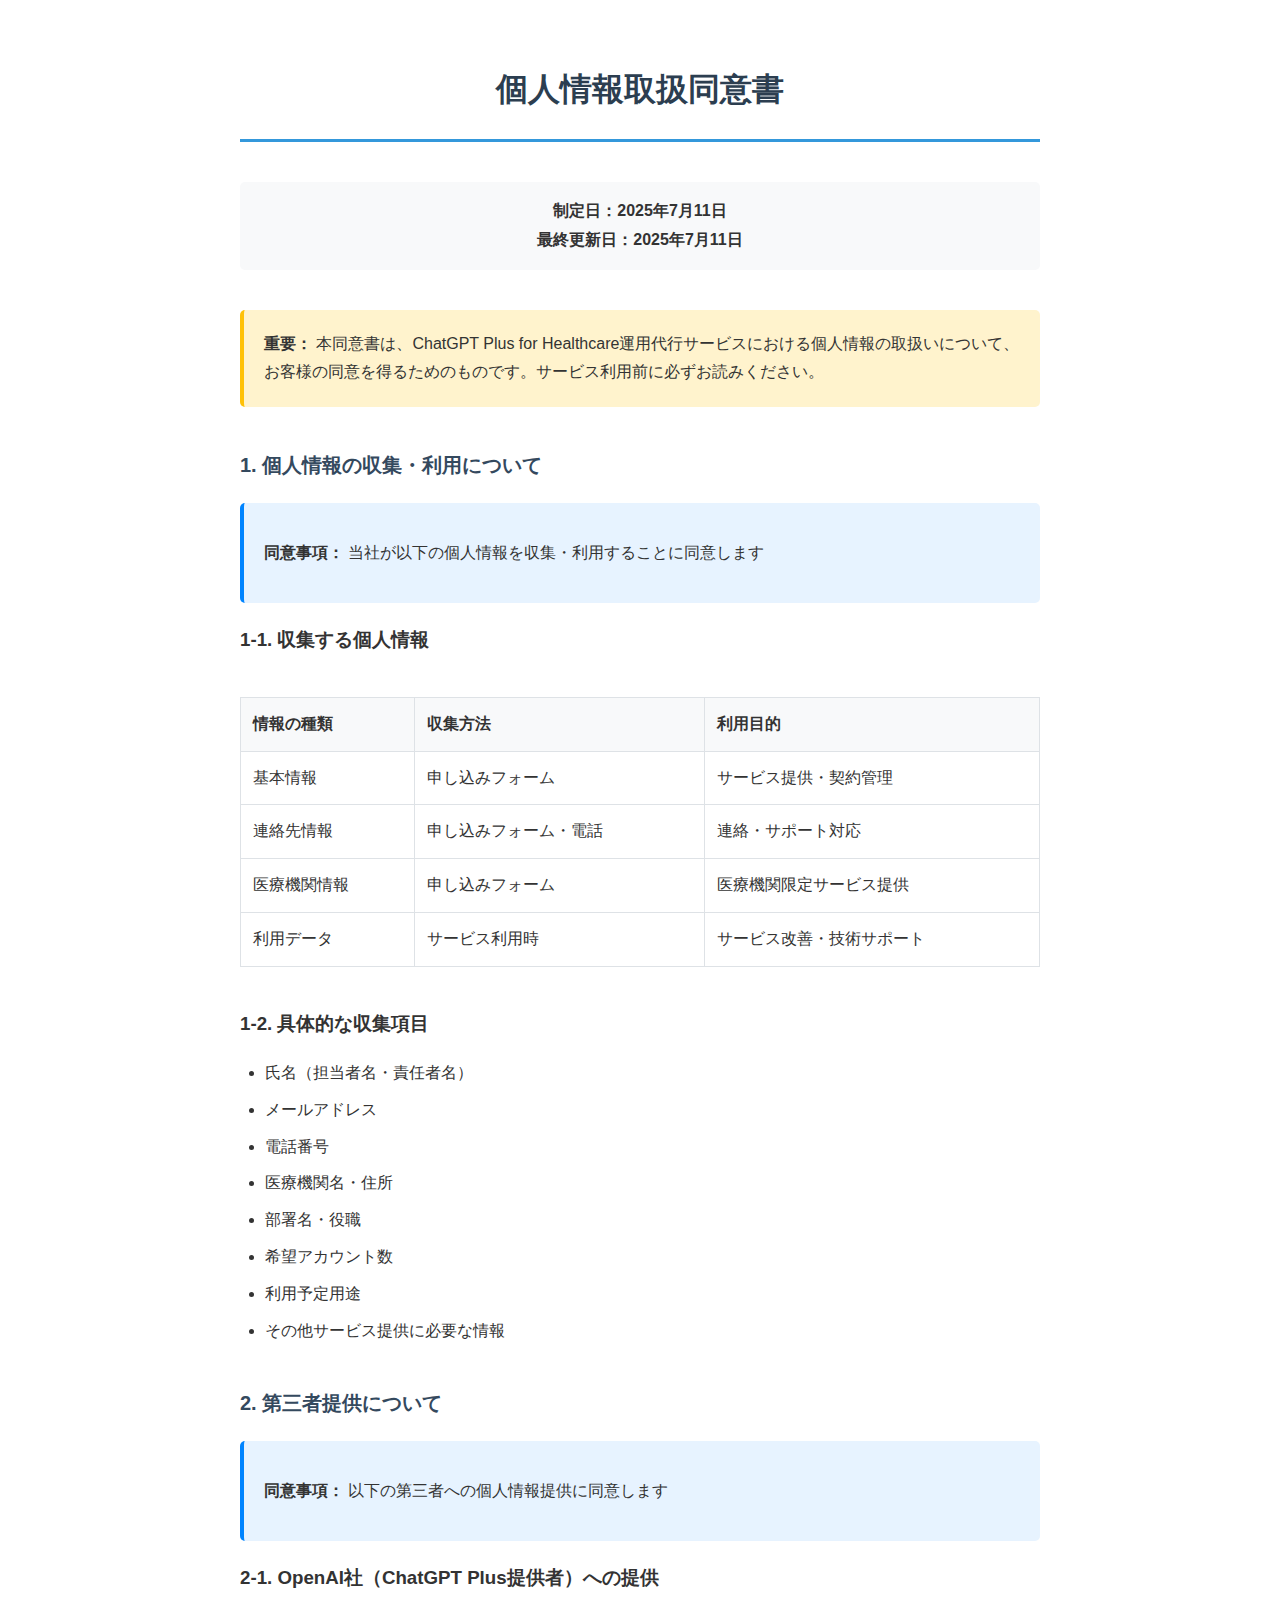
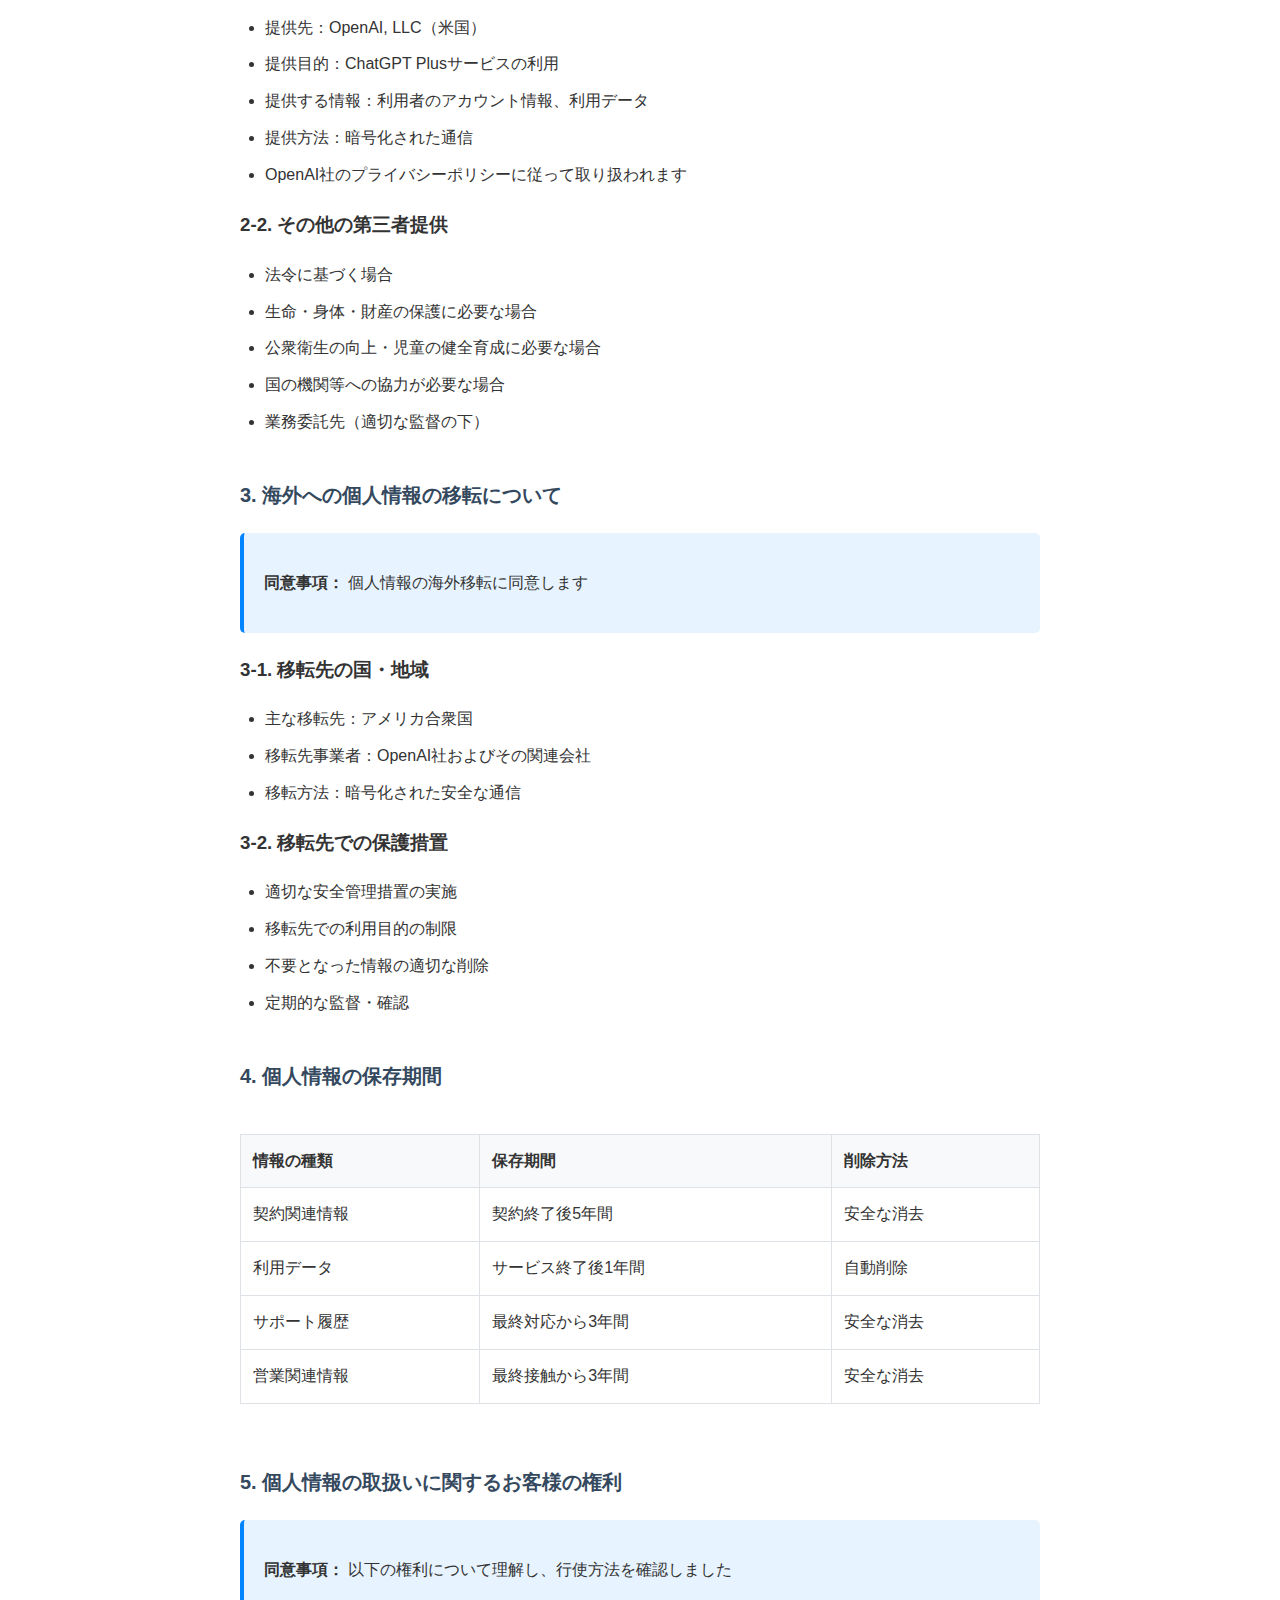
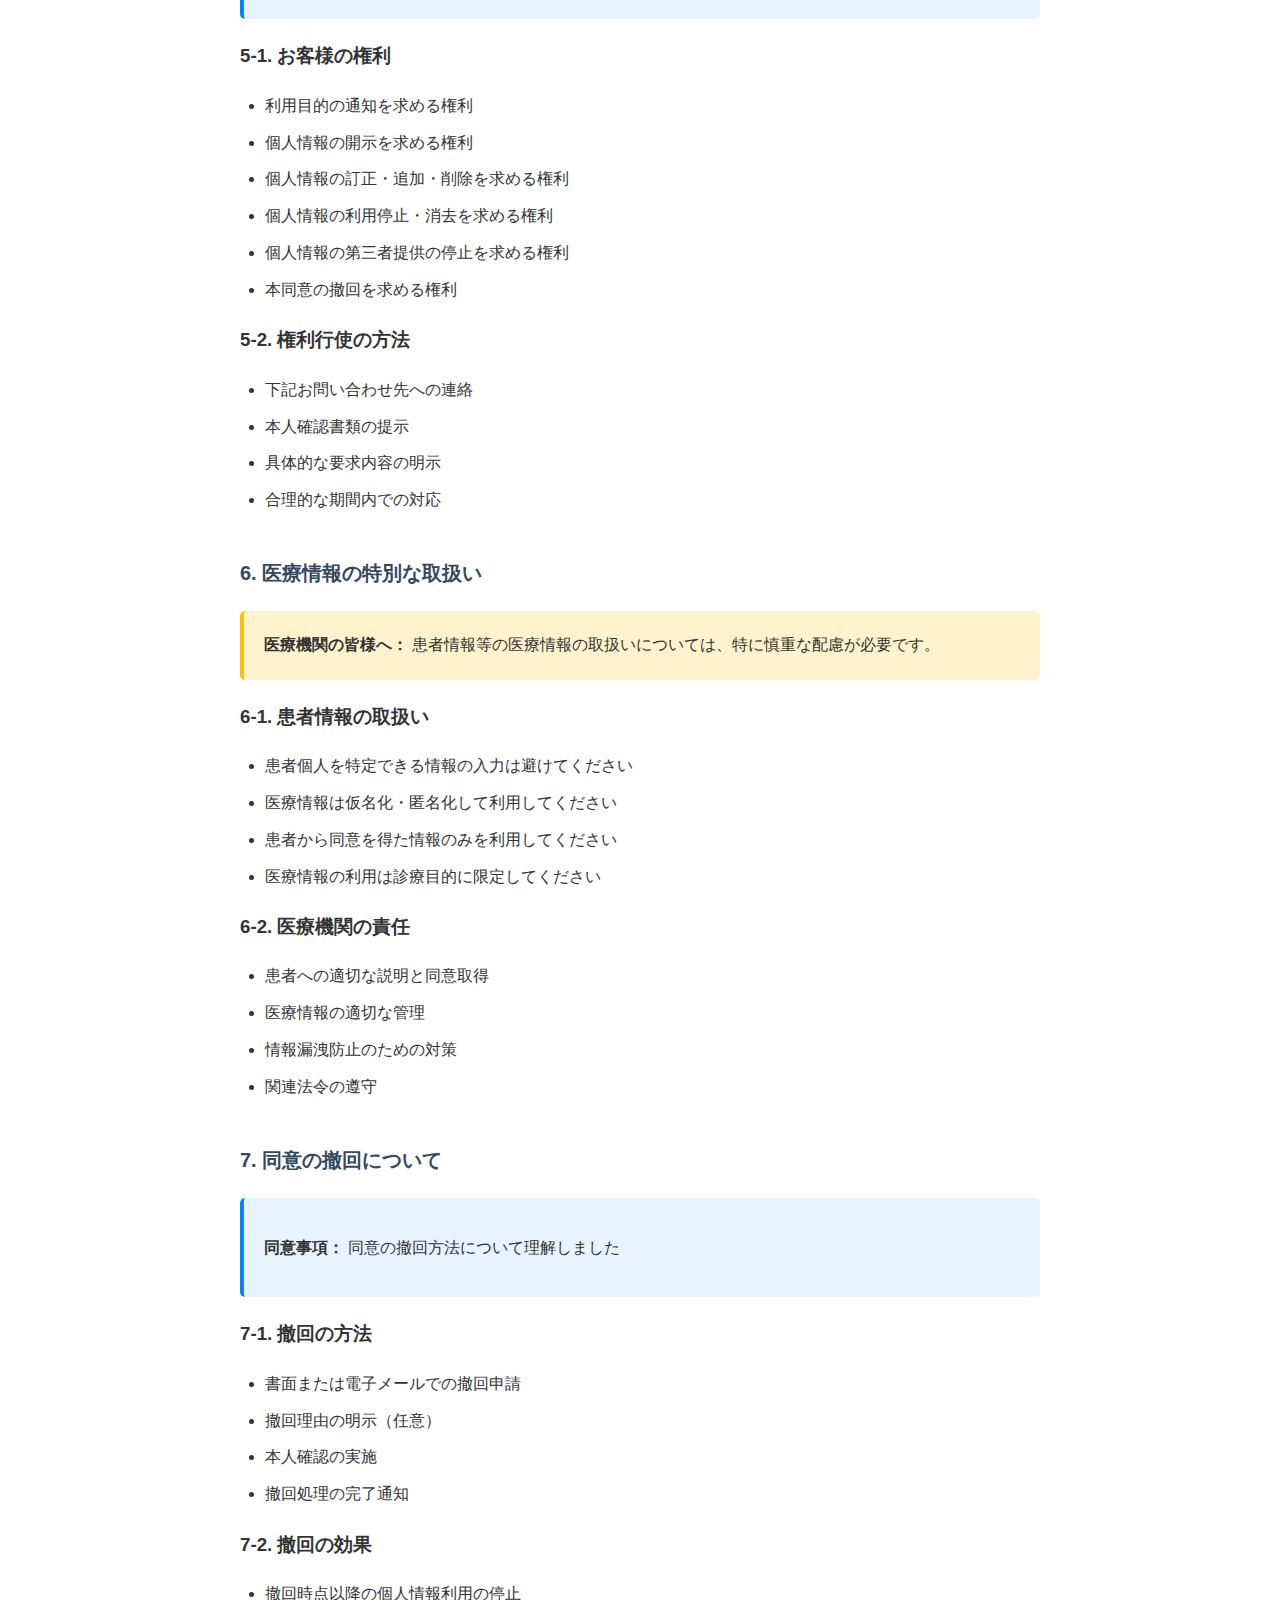
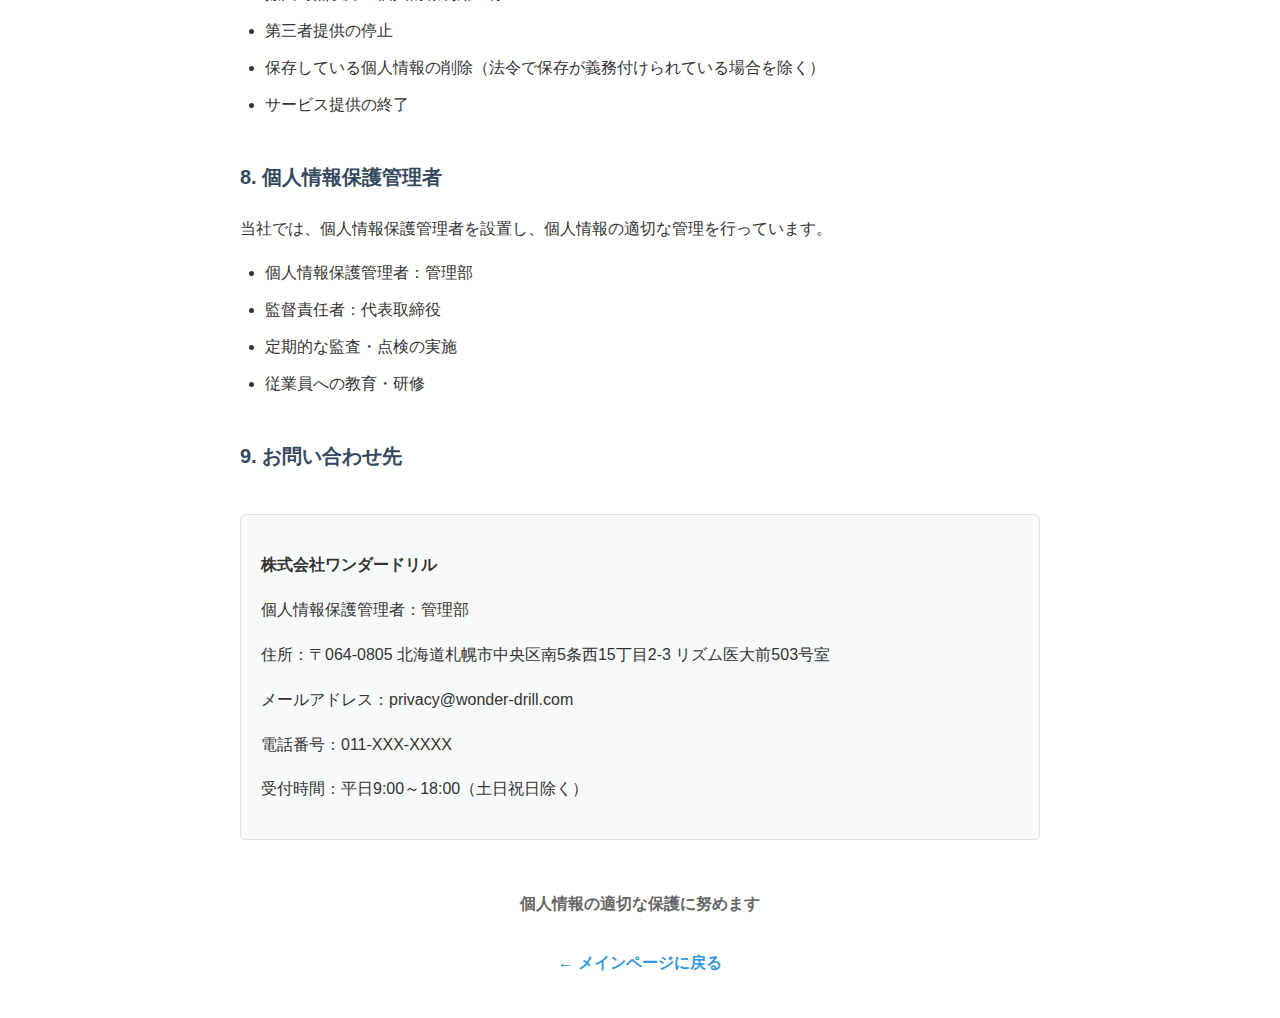
<file: data-consent.html>
<!DOCTYPE html>
<html lang="ja">
<head>
    <meta charset="UTF-8">
    <meta name="viewport" content="width=device-width, initial-scale=1.0">
    <title>個人情報取扱同意書</title>
    <style>
        body {
            font-family: Arial, sans-serif;
            line-height: 1.8;
            margin: 0;
            padding: 40px 20px;
            background-color: #ffffff;
            color: #333333;
        }
        .container {
            max-width: 800px;
            margin: 0 auto;
        }
        h1 {
            text-align: center;
            color: #2c3e50;
            margin-bottom: 40px;
            font-size: 32px;
            border-bottom: 3px solid #3498db;
            padding-bottom: 20px;
        }
        h2 {
            color: #34495e;
            margin-top: 40px;
            margin-bottom: 20px;
            font-size: 20px;
        }
        .date-info {
            text-align: center;
            background-color: #f8f9fa;
            padding: 15px;
            margin-bottom: 40px;
            border-radius: 5px;
            font-weight: bold;
        }
        .important-notice {
            background-color: #fff3cd;
            padding: 20px;
            margin: 20px 0;
            border-left: 4px solid #ffc107;
            border-radius: 5px;
        }
        .consent-section {
            background-color: #e7f3ff;
            padding: 20px;
            margin: 20px 0;
            border-left: 4px solid #0084ff;
            border-radius: 5px;
        }
        .contact-section {
            background-color: #f8f9fa;
            padding: 20px;
            margin-top: 40px;
            border-radius: 5px;
            border: 1px solid #dee2e6;
        }
        ul {
            padding-left: 25px;
            margin: 15px 0;
        }
        li {
            margin-bottom: 8px;
        }
        p {
            margin-bottom: 15px;
        }
        .end-note {
            text-align: center;
            margin-top: 50px;
            font-weight: bold;
            color: #666;
        }
        .back-link {
            text-align: center;
            margin-top: 30px;
        }
        .back-link a {
            color: #3498db;
            text-decoration: none;
            font-weight: bold;
        }
        .back-link a:hover {
            text-decoration: underline;
        }
        .table-container {
            overflow-x: auto;
            margin: 20px 0;
        }
        table {
            width: 100%;
            border-collapse: collapse;
            margin: 20px 0;
        }
        th, td {
            border: 1px solid #dee2e6;
            padding: 12px;
            text-align: left;
        }
        th {
            background-color: #f8f9fa;
            font-weight: bold;
        }
    </style>
</head>
<body>
    <div class="container">
        <h1>個人情報取扱同意書</h1>
        
        <div class="date-info">
            制定日：2025年7月11日<br>
            最終更新日：2025年7月11日
        </div>

        <div class="important-notice">
            <strong>重要：</strong> 本同意書は、ChatGPT Plus for Healthcare運用代行サービスにおける個人情報の取扱いについて、お客様の同意を得るためのものです。サービス利用前に必ずお読みください。
        </div>

        <h2>1. 個人情報の収集・利用について</h2>
        <div class="consent-section">
            <p><strong>同意事項：</strong> 当社が以下の個人情報を収集・利用することに同意します</p>
        </div>

        <h3>1-1. 収集する個人情報</h3>
        <div class="table-container">
            <table>
                <thead>
                    <tr>
                        <th>情報の種類</th>
                        <th>収集方法</th>
                        <th>利用目的</th>
                    </tr>
                </thead>
                <tbody>
                    <tr>
                        <td>基本情報</td>
                        <td>申し込みフォーム</td>
                        <td>サービス提供・契約管理</td>
                    </tr>
                    <tr>
                        <td>連絡先情報</td>
                        <td>申し込みフォーム・電話</td>
                        <td>連絡・サポート対応</td>
                    </tr>
                    <tr>
                        <td>医療機関情報</td>
                        <td>申し込みフォーム</td>
                        <td>医療機関限定サービス提供</td>
                    </tr>
                    <tr>
                        <td>利用データ</td>
                        <td>サービス利用時</td>
                        <td>サービス改善・技術サポート</td>
                    </tr>
                </tbody>
            </table>
        </div>

        <h3>1-2. 具体的な収集項目</h3>
        <ul>
            <li>氏名（担当者名・責任者名）</li>
            <li>メールアドレス</li>
            <li>電話番号</li>
            <li>医療機関名・住所</li>
            <li>部署名・役職</li>
            <li>希望アカウント数</li>
            <li>利用予定用途</li>
            <li>その他サービス提供に必要な情報</li>
        </ul>

        <h2>2. 第三者提供について</h2>
        <div class="consent-section">
            <p><strong>同意事項：</strong> 以下の第三者への個人情報提供に同意します</p>
        </div>

        <h3>2-1. OpenAI社（ChatGPT Plus提供者）への提供</h3>
        <ul>
            <li>提供先：OpenAI, LLC（米国）</li>
            <li>提供目的：ChatGPT Plusサービスの利用</li>
            <li>提供する情報：利用者のアカウント情報、利用データ</li>
            <li>提供方法：暗号化された通信</li>
            <li>OpenAI社のプライバシーポリシーに従って取り扱われます</li>
        </ul>

        <h3>2-2. その他の第三者提供</h3>
        <ul>
            <li>法令に基づく場合</li>
            <li>生命・身体・財産の保護に必要な場合</li>
            <li>公衆衛生の向上・児童の健全育成に必要な場合</li>
            <li>国の機関等への協力が必要な場合</li>
            <li>業務委託先（適切な監督の下）</li>
        </ul>

        <h2>3. 海外への個人情報の移転について</h2>
        <div class="consent-section">
            <p><strong>同意事項：</strong> 個人情報の海外移転に同意します</p>
        </div>

        <h3>3-1. 移転先の国・地域</h3>
        <ul>
            <li>主な移転先：アメリカ合衆国</li>
            <li>移転先事業者：OpenAI社およびその関連会社</li>
            <li>移転方法：暗号化された安全な通信</li>
        </ul>

        <h3>3-2. 移転先での保護措置</h3>
        <ul>
            <li>適切な安全管理措置の実施</li>
            <li>移転先での利用目的の制限</li>
            <li>不要となった情報の適切な削除</li>
            <li>定期的な監督・確認</li>
        </ul>

        <h2>4. 個人情報の保存期間</h2>
        <div class="table-container">
            <table>
                <thead>
                    <tr>
                        <th>情報の種類</th>
                        <th>保存期間</th>
                        <th>削除方法</th>
                    </tr>
                </thead>
                <tbody>
                    <tr>
                        <td>契約関連情報</td>
                        <td>契約終了後5年間</td>
                        <td>安全な消去</td>
                    </tr>
                    <tr>
                        <td>利用データ</td>
                        <td>サービス終了後1年間</td>
                        <td>自動削除</td>
                    </tr>
                    <tr>
                        <td>サポート履歴</td>
                        <td>最終対応から3年間</td>
                        <td>安全な消去</td>
                    </tr>
                    <tr>
                        <td>営業関連情報</td>
                        <td>最終接触から3年間</td>
                        <td>安全な消去</td>
                    </tr>
                </tbody>
            </table>
        </div>

        <h2>5. 個人情報の取扱いに関するお客様の権利</h2>
        <div class="consent-section">
            <p><strong>同意事項：</strong> 以下の権利について理解し、行使方法を確認しました</p>
        </div>

        <h3>5-1. お客様の権利</h3>
        <ul>
            <li>利用目的の通知を求める権利</li>
            <li>個人情報の開示を求める権利</li>
            <li>個人情報の訂正・追加・削除を求める権利</li>
            <li>個人情報の利用停止・消去を求める権利</li>
            <li>個人情報の第三者提供の停止を求める権利</li>
            <li>本同意の撤回を求める権利</li>
        </ul>

        <h3>5-2. 権利行使の方法</h3>
        <ul>
            <li>下記お問い合わせ先への連絡</li>
            <li>本人確認書類の提示</li>
            <li>具体的な要求内容の明示</li>
            <li>合理的な期間内での対応</li>
        </ul>

        <h2>6. 医療情報の特別な取扱い</h2>
        <div class="important-notice">
            <strong>医療機関の皆様へ：</strong> 患者情報等の医療情報の取扱いについては、特に慎重な配慮が必要です。
        </div>

        <h3>6-1. 患者情報の取扱い</h3>
        <ul>
            <li>患者個人を特定できる情報の入力は避けてください</li>
            <li>医療情報は仮名化・匿名化して利用してください</li>
            <li>患者から同意を得た情報のみを利用してください</li>
            <li>医療情報の利用は診療目的に限定してください</li>
        </ul>

        <h3>6-2. 医療機関の責任</h3>
        <ul>
            <li>患者への適切な説明と同意取得</li>
            <li>医療情報の適切な管理</li>
            <li>情報漏洩防止のための対策</li>
            <li>関連法令の遵守</li>
        </ul>

        <h2>7. 同意の撤回について</h2>
        <div class="consent-section">
            <p><strong>同意事項：</strong> 同意の撤回方法について理解しました</p>
        </div>

        <h3>7-1. 撤回の方法</h3>
        <ul>
            <li>書面または電子メールでの撤回申請</li>
            <li>撤回理由の明示（任意）</li>
            <li>本人確認の実施</li>
            <li>撤回処理の完了通知</li>
        </ul>

        <h3>7-2. 撤回の効果</h3>
        <ul>
            <li>撤回時点以降の個人情報利用の停止</li>
            <li>第三者提供の停止</li>
            <li>保存している個人情報の削除（法令で保存が義務付けられている場合を除く）</li>
            <li>サービス提供の終了</li>
        </ul>

        <h2>8. 個人情報保護管理者</h2>
        <p>当社では、個人情報保護管理者を設置し、個人情報の適切な管理を行っています。</p>
        <ul>
            <li>個人情報保護管理者：管理部</li>
            <li>監督責任者：代表取締役</li>
            <li>定期的な監査・点検の実施</li>
            <li>従業員への教育・研修</li>
        </ul>

        <h2>9. お問い合わせ先</h2>
        <div class="contact-section">
            <p><strong>株式会社ワンダードリル</strong></p>
            <p>個人情報保護管理者：管理部</p>
            <p>住所：〒064-0805 北海道札幌市中央区南5条西15丁目2-3 リズム医大前503号室</p>
            <p>メールアドレス：privacy@wonder-drill.com</p>
            <p>電話番号：011-XXX-XXXX</p>
            <p>受付時間：平日9:00～18:00（土日祝日除く）</p>
        </div>

        <div class="end-note">
            個人情報の適切な保護に努めます
        </div>

        <div class="back-link">
            <a href="/">&larr; メインページに戻る</a>
        </div>
    </div>
</body>
</html>
</file>
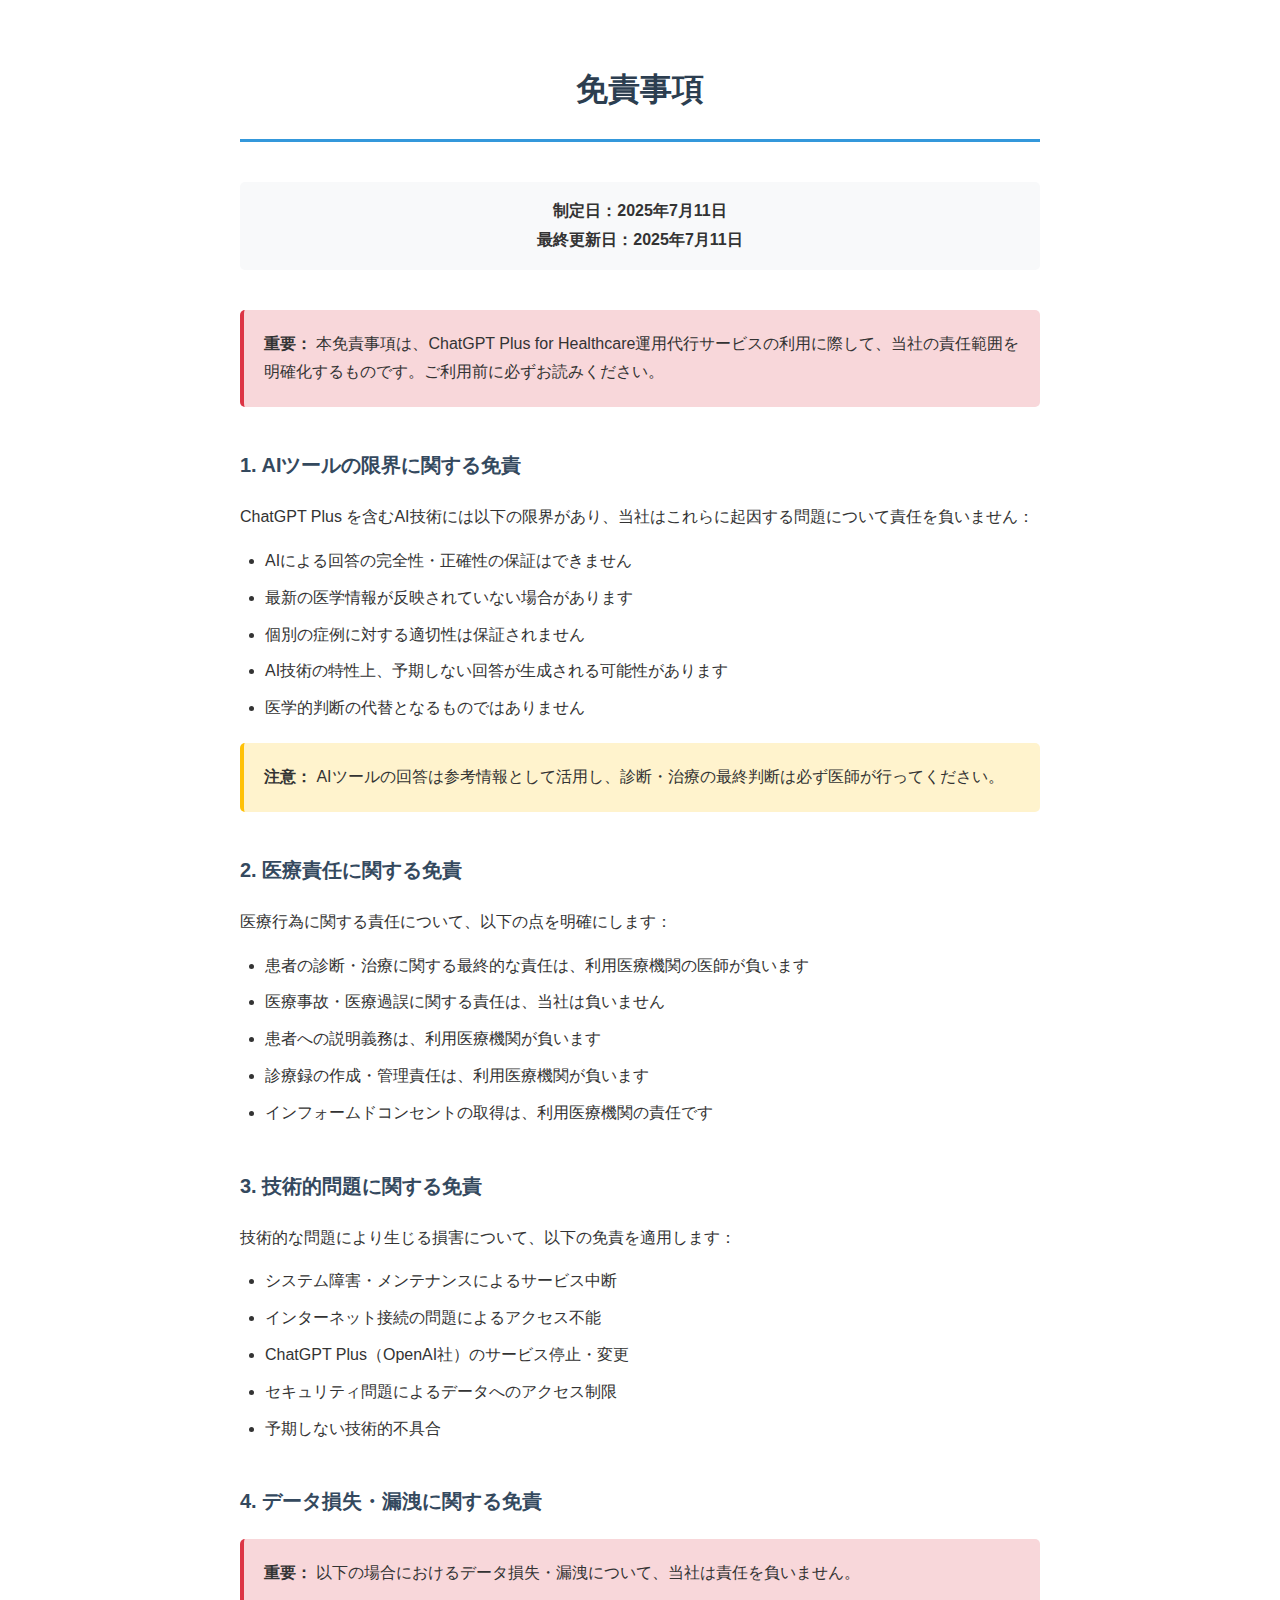
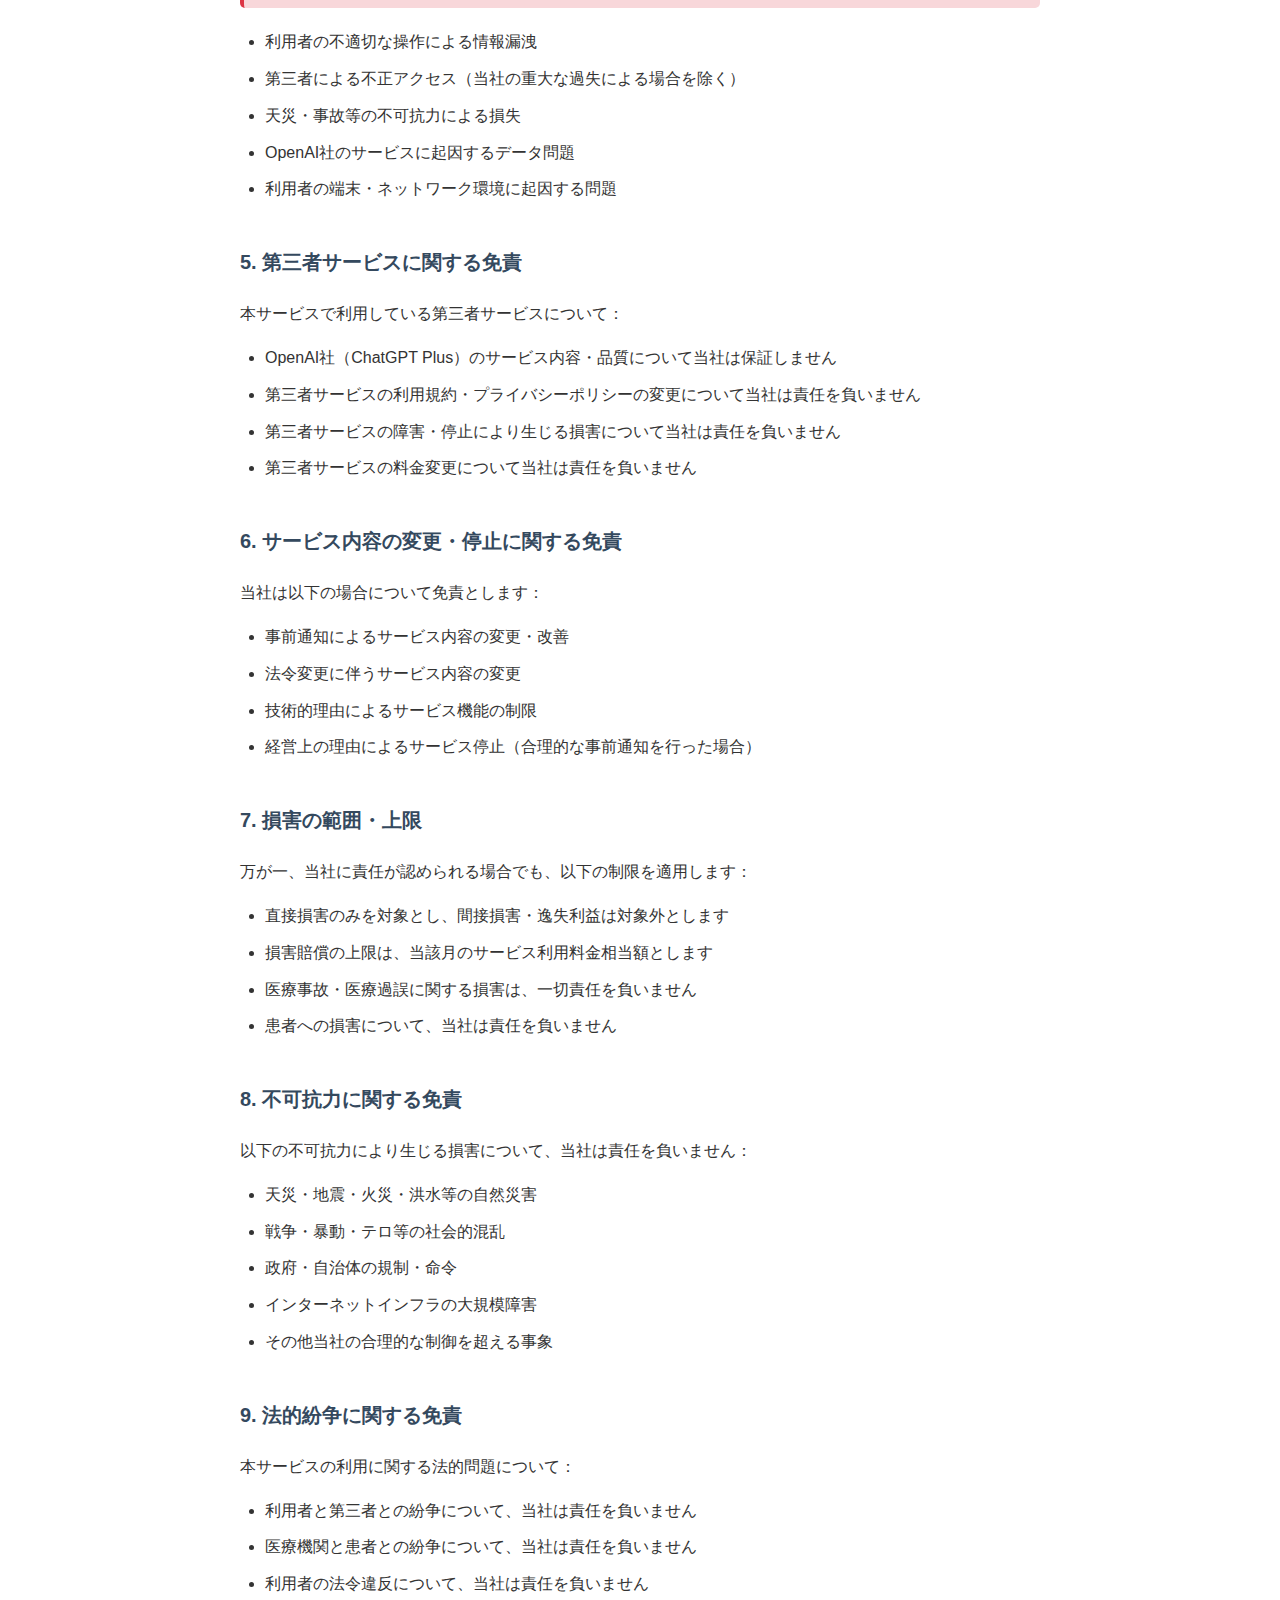
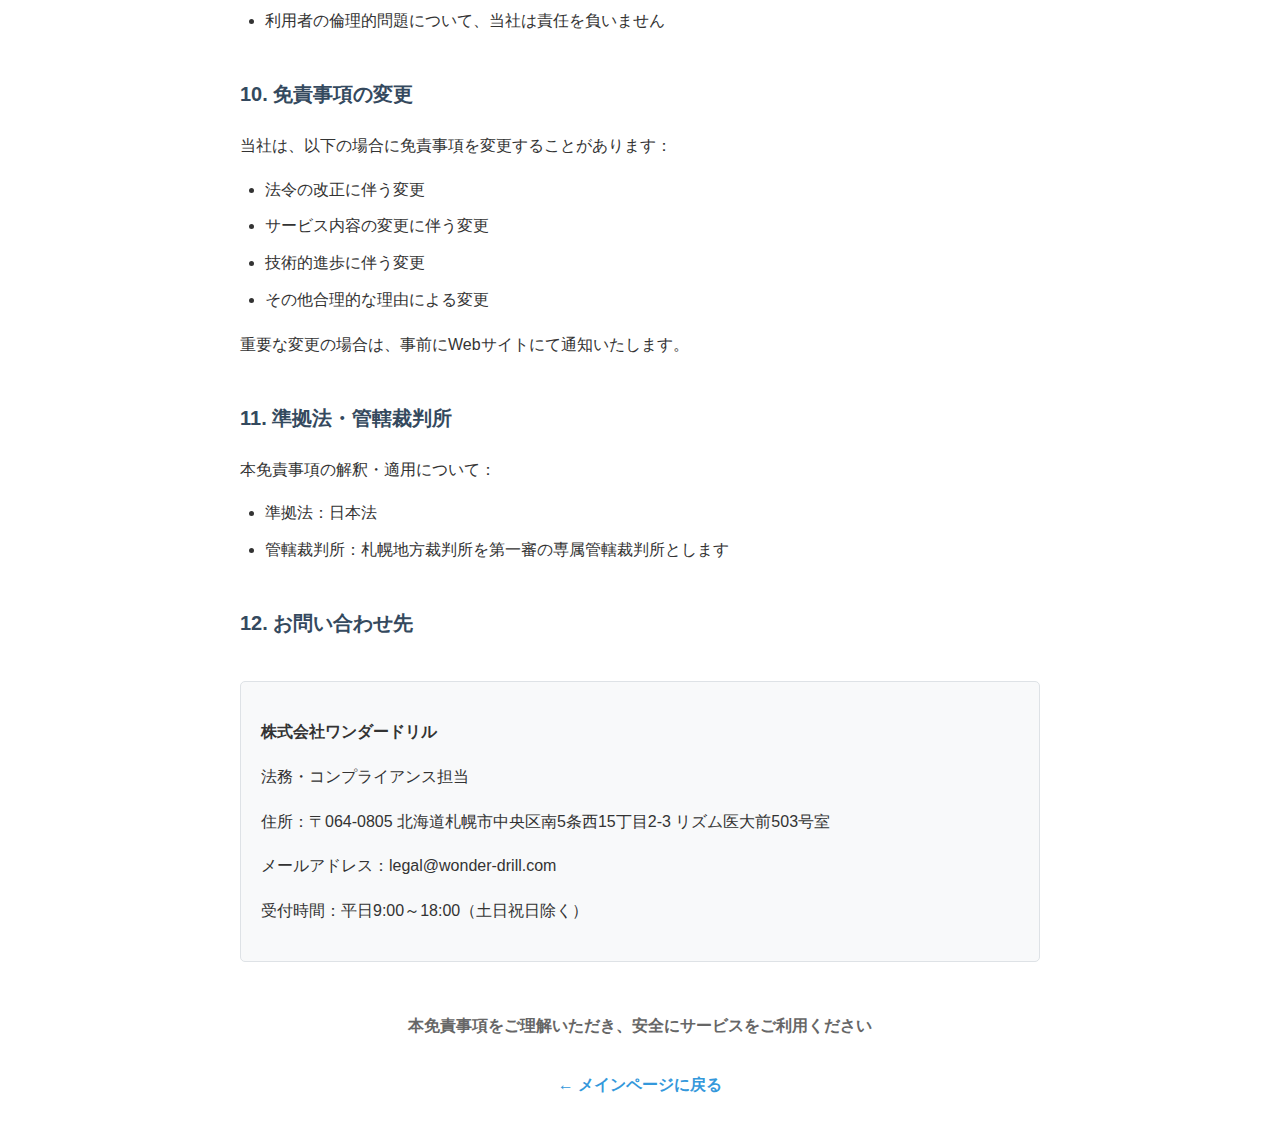
<file: disclaimer.html>
<!DOCTYPE html>
<html lang="ja">
<head>
    <meta charset="UTF-8">
    <meta name="viewport" content="width=device-width, initial-scale=1.0">
    <title>免責事項</title>
    <style>
        body {
            font-family: Arial, sans-serif;
            line-height: 1.8;
            margin: 0;
            padding: 40px 20px;
            background-color: #ffffff;
            color: #333333;
        }
        .container {
            max-width: 800px;
            margin: 0 auto;
        }
        h1 {
            text-align: center;
            color: #2c3e50;
            margin-bottom: 40px;
            font-size: 32px;
            border-bottom: 3px solid #3498db;
            padding-bottom: 20px;
        }
        h2 {
            color: #34495e;
            margin-top: 40px;
            margin-bottom: 20px;
            font-size: 20px;
        }
        .date-info {
            text-align: center;
            background-color: #f8f9fa;
            padding: 15px;
            margin-bottom: 40px;
            border-radius: 5px;
            font-weight: bold;
        }
        .important-notice {
            background-color: #f8d7da;
            padding: 20px;
            margin: 20px 0;
            border-left: 4px solid #dc3545;
            border-radius: 5px;
        }
        .warning-notice {
            background-color: #fff3cd;
            padding: 20px;
            margin: 20px 0;
            border-left: 4px solid #ffc107;
            border-radius: 5px;
        }
        .contact-section {
            background-color: #f8f9fa;
            padding: 20px;
            margin-top: 40px;
            border-radius: 5px;
            border: 1px solid #dee2e6;
        }
        ul {
            padding-left: 25px;
            margin: 15px 0;
        }
        li {
            margin-bottom: 8px;
        }
        p {
            margin-bottom: 15px;
        }
        .end-note {
            text-align: center;
            margin-top: 50px;
            font-weight: bold;
            color: #666;
        }
        .back-link {
            text-align: center;
            margin-top: 30px;
        }
        .back-link a {
            color: #3498db;
            text-decoration: none;
            font-weight: bold;
        }
        .back-link a:hover {
            text-decoration: underline;
        }
    </style>
</head>
<body>
    <div class="container">
        <h1>免責事項</h1>
        
        <div class="date-info">
            制定日：2025年7月11日<br>
            最終更新日：2025年7月11日
        </div>

        <div class="important-notice">
            <strong>重要：</strong> 本免責事項は、ChatGPT Plus for Healthcare運用代行サービスの利用に際して、当社の責任範囲を明確化するものです。ご利用前に必ずお読みください。
        </div>

        <h2>1. AIツールの限界に関する免責</h2>
        <p>ChatGPT Plus を含むAI技術には以下の限界があり、当社はこれらに起因する問題について責任を負いません：</p>
        <ul>
            <li>AIによる回答の完全性・正確性の保証はできません</li>
            <li>最新の医学情報が反映されていない場合があります</li>
            <li>個別の症例に対する適切性は保証されません</li>
            <li>AI技術の特性上、予期しない回答が生成される可能性があります</li>
            <li>医学的判断の代替となるものではありません</li>
        </ul>

        <div class="warning-notice">
            <strong>注意：</strong> AIツールの回答は参考情報として活用し、診断・治療の最終判断は必ず医師が行ってください。
        </div>

        <h2>2. 医療責任に関する免責</h2>
        <p>医療行為に関する責任について、以下の点を明確にします：</p>
        <ul>
            <li>患者の診断・治療に関する最終的な責任は、利用医療機関の医師が負います</li>
            <li>医療事故・医療過誤に関する責任は、当社は負いません</li>
            <li>患者への説明義務は、利用医療機関が負います</li>
            <li>診療録の作成・管理責任は、利用医療機関が負います</li>
            <li>インフォームドコンセントの取得は、利用医療機関の責任です</li>
        </ul>

        <h2>3. 技術的問題に関する免責</h2>
        <p>技術的な問題により生じる損害について、以下の免責を適用します：</p>
        <ul>
            <li>システム障害・メンテナンスによるサービス中断</li>
            <li>インターネット接続の問題によるアクセス不能</li>
            <li>ChatGPT Plus（OpenAI社）のサービス停止・変更</li>
            <li>セキュリティ問題によるデータへのアクセス制限</li>
            <li>予期しない技術的不具合</li>
        </ul>

        <h2>4. データ損失・漏洩に関する免責</h2>
        <div class="important-notice">
            <strong>重要：</strong> 以下の場合におけるデータ損失・漏洩について、当社は責任を負いません。
        </div>
        <ul>
            <li>利用者の不適切な操作による情報漏洩</li>
            <li>第三者による不正アクセス（当社の重大な過失による場合を除く）</li>
            <li>天災・事故等の不可抗力による損失</li>
            <li>OpenAI社のサービスに起因するデータ問題</li>
            <li>利用者の端末・ネットワーク環境に起因する問題</li>
        </ul>

        <h2>5. 第三者サービスに関する免責</h2>
        <p>本サービスで利用している第三者サービスについて：</p>
        <ul>
            <li>OpenAI社（ChatGPT Plus）のサービス内容・品質について当社は保証しません</li>
            <li>第三者サービスの利用規約・プライバシーポリシーの変更について当社は責任を負いません</li>
            <li>第三者サービスの障害・停止により生じる損害について当社は責任を負いません</li>
            <li>第三者サービスの料金変更について当社は責任を負いません</li>
        </ul>

        <h2>6. サービス内容の変更・停止に関する免責</h2>
        <p>当社は以下の場合について免責とします：</p>
        <ul>
            <li>事前通知によるサービス内容の変更・改善</li>
            <li>法令変更に伴うサービス内容の変更</li>
            <li>技術的理由によるサービス機能の制限</li>
            <li>経営上の理由によるサービス停止（合理的な事前通知を行った場合）</li>
        </ul>

        <h2>7. 損害の範囲・上限</h2>
        <p>万が一、当社に責任が認められる場合でも、以下の制限を適用します：</p>
        <ul>
            <li>直接損害のみを対象とし、間接損害・逸失利益は対象外とします</li>
            <li>損害賠償の上限は、当該月のサービス利用料金相当額とします</li>
            <li>医療事故・医療過誤に関する損害は、一切責任を負いません</li>
            <li>患者への損害について、当社は責任を負いません</li>
        </ul>

        <h2>8. 不可抗力に関する免責</h2>
        <p>以下の不可抗力により生じる損害について、当社は責任を負いません：</p>
        <ul>
            <li>天災・地震・火災・洪水等の自然災害</li>
            <li>戦争・暴動・テロ等の社会的混乱</li>
            <li>政府・自治体の規制・命令</li>
            <li>インターネットインフラの大規模障害</li>
            <li>その他当社の合理的な制御を超える事象</li>
        </ul>

        <h2>9. 法的紛争に関する免責</h2>
        <p>本サービスの利用に関する法的問題について：</p>
        <ul>
            <li>利用者と第三者との紛争について、当社は責任を負いません</li>
            <li>医療機関と患者との紛争について、当社は責任を負いません</li>
            <li>利用者の法令違反について、当社は責任を負いません</li>
            <li>利用者の倫理的問題について、当社は責任を負いません</li>
        </ul>

        <h2>10. 免責事項の変更</h2>
        <p>当社は、以下の場合に免責事項を変更することがあります：</p>
        <ul>
            <li>法令の改正に伴う変更</li>
            <li>サービス内容の変更に伴う変更</li>
            <li>技術的進歩に伴う変更</li>
            <li>その他合理的な理由による変更</li>
        </ul>
        <p>重要な変更の場合は、事前にWebサイトにて通知いたします。</p>

        <h2>11. 準拠法・管轄裁判所</h2>
        <p>本免責事項の解釈・適用について：</p>
        <ul>
            <li>準拠法：日本法</li>
            <li>管轄裁判所：札幌地方裁判所を第一審の専属管轄裁判所とします</li>
        </ul>

        <h2>12. お問い合わせ先</h2>
        <div class="contact-section">
            <p><strong>株式会社ワンダードリル</strong></p>
            <p>法務・コンプライアンス担当</p>
            <p>住所：〒064-0805 北海道札幌市中央区南5条西15丁目2-3 リズム医大前503号室</p>
            <p>メールアドレス：legal@wonder-drill.com</p>
            <p>受付時間：平日9:00～18:00（土日祝日除く）</p>
        </div>

        <div class="end-note">
            本免責事項をご理解いただき、安全にサービスをご利用ください
        </div>

        <div class="back-link">
            <a href="/">&larr; メインページに戻る</a>
        </div>
    </div>
</body>
</html>
</file>
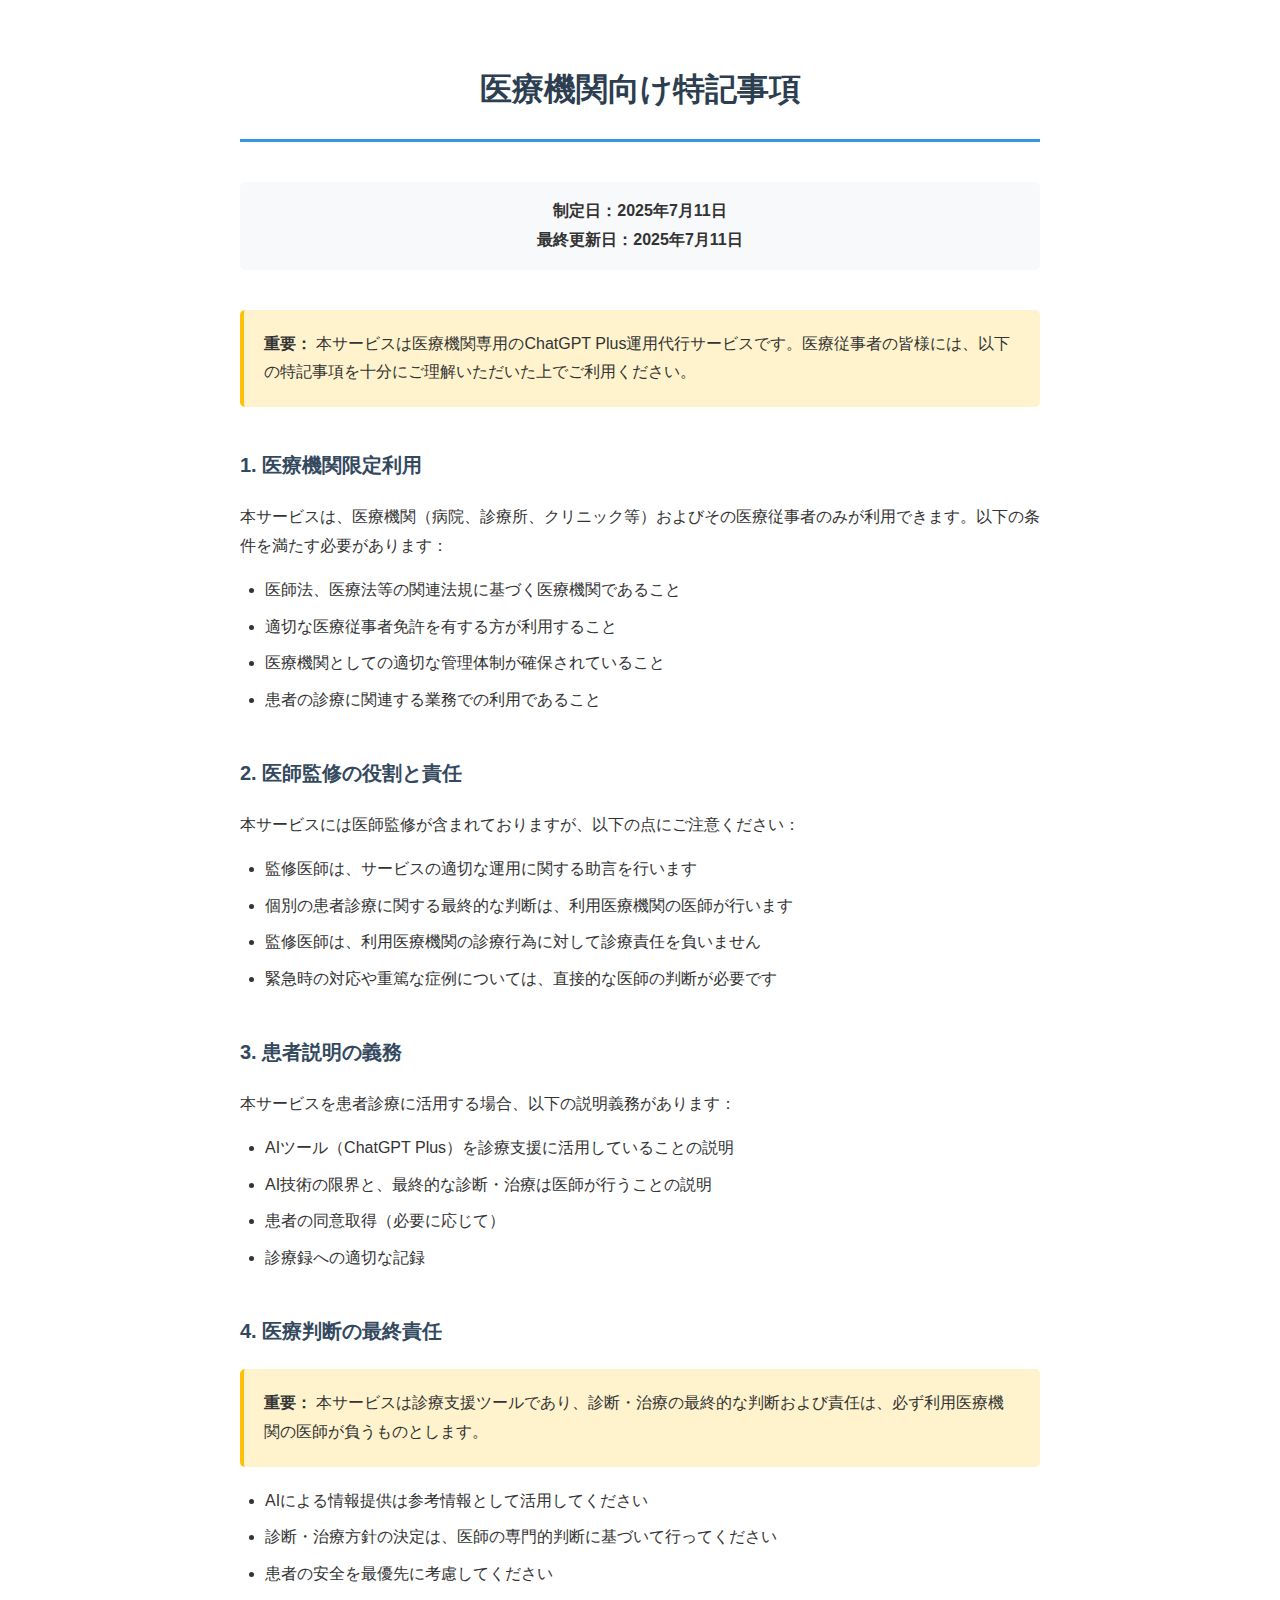
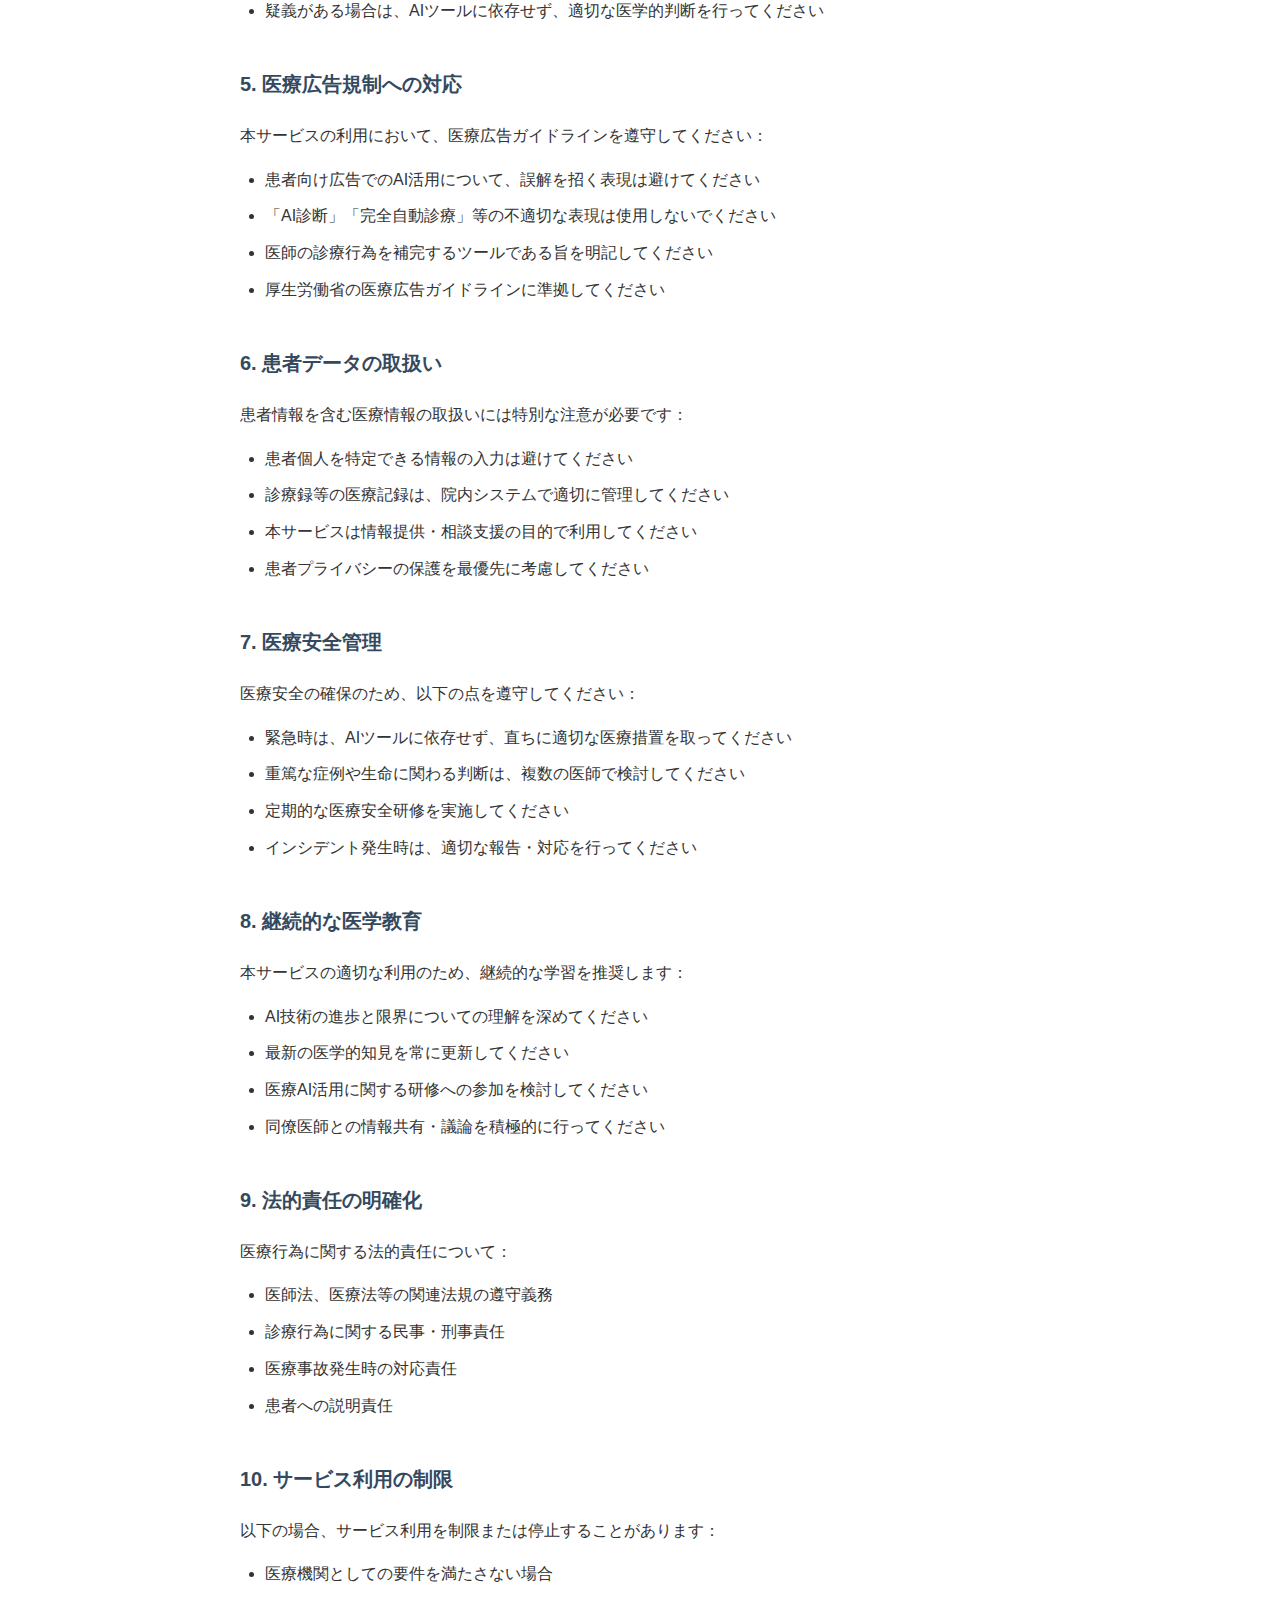
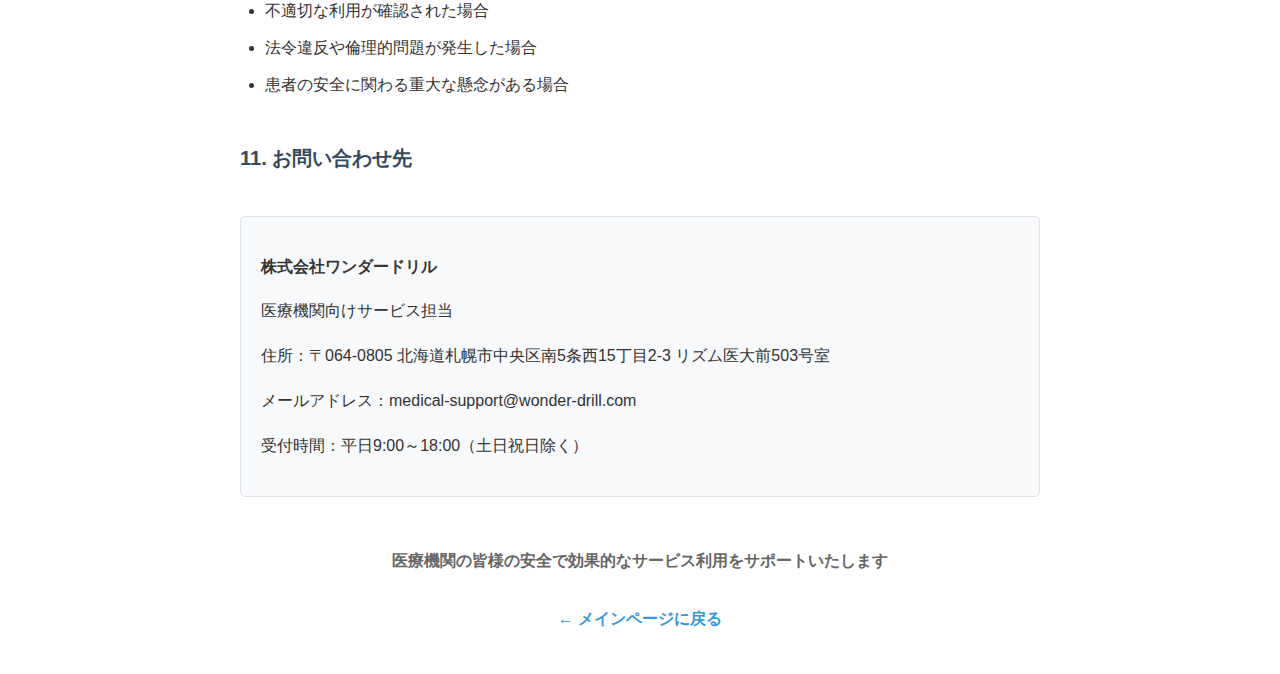
<file: medical-terms.html>
<!DOCTYPE html>
<html lang="ja">
<head>
    <meta charset="UTF-8">
    <meta name="viewport" content="width=device-width, initial-scale=1.0">
    <title>医療機関向け特記事項</title>
    <style>
        body {
            font-family: Arial, sans-serif;
            line-height: 1.8;
            margin: 0;
            padding: 40px 20px;
            background-color: #ffffff;
            color: #333333;
        }
        .container {
            max-width: 800px;
            margin: 0 auto;
        }
        h1 {
            text-align: center;
            color: #2c3e50;
            margin-bottom: 40px;
            font-size: 32px;
            border-bottom: 3px solid #3498db;
            padding-bottom: 20px;
        }
        h2 {
            color: #34495e;
            margin-top: 40px;
            margin-bottom: 20px;
            font-size: 20px;
        }
        .date-info {
            text-align: center;
            background-color: #f8f9fa;
            padding: 15px;
            margin-bottom: 40px;
            border-radius: 5px;
            font-weight: bold;
        }
        .important-notice {
            background-color: #fff3cd;
            padding: 20px;
            margin: 20px 0;
            border-left: 4px solid #ffc107;
            border-radius: 5px;
        }
        .contact-section {
            background-color: #f8f9fa;
            padding: 20px;
            margin-top: 40px;
            border-radius: 5px;
            border: 1px solid #dee2e6;
        }
        ul {
            padding-left: 25px;
            margin: 15px 0;
        }
        li {
            margin-bottom: 8px;
        }
        p {
            margin-bottom: 15px;
        }
        .end-note {
            text-align: center;
            margin-top: 50px;
            font-weight: bold;
            color: #666;
        }
        .back-link {
            text-align: center;
            margin-top: 30px;
        }
        .back-link a {
            color: #3498db;
            text-decoration: none;
            font-weight: bold;
        }
        .back-link a:hover {
            text-decoration: underline;
        }
    </style>
</head>
<body>
    <div class="container">
        <h1>医療機関向け特記事項</h1>
        
        <div class="date-info">
            制定日：2025年7月11日<br>
            最終更新日：2025年7月11日
        </div>

        <div class="important-notice">
            <strong>重要：</strong> 本サービスは医療機関専用のChatGPT Plus運用代行サービスです。医療従事者の皆様には、以下の特記事項を十分にご理解いただいた上でご利用ください。
        </div>

        <h2>1. 医療機関限定利用</h2>
        <p>本サービスは、医療機関（病院、診療所、クリニック等）およびその医療従事者のみが利用できます。以下の条件を満たす必要があります：</p>
        <ul>
            <li>医師法、医療法等の関連法規に基づく医療機関であること</li>
            <li>適切な医療従事者免許を有する方が利用すること</li>
            <li>医療機関としての適切な管理体制が確保されていること</li>
            <li>患者の診療に関連する業務での利用であること</li>
        </ul>

        <h2>2. 医師監修の役割と責任</h2>
        <p>本サービスには医師監修が含まれておりますが、以下の点にご注意ください：</p>
        <ul>
            <li>監修医師は、サービスの適切な運用に関する助言を行います</li>
            <li>個別の患者診療に関する最終的な判断は、利用医療機関の医師が行います</li>
            <li>監修医師は、利用医療機関の診療行為に対して診療責任を負いません</li>
            <li>緊急時の対応や重篤な症例については、直接的な医師の判断が必要です</li>
        </ul>

        <h2>3. 患者説明の義務</h2>
        <p>本サービスを患者診療に活用する場合、以下の説明義務があります：</p>
        <ul>
            <li>AIツール（ChatGPT Plus）を診療支援に活用していることの説明</li>
            <li>AI技術の限界と、最終的な診断・治療は医師が行うことの説明</li>
            <li>患者の同意取得（必要に応じて）</li>
            <li>診療録への適切な記録</li>
        </ul>

        <h2>4. 医療判断の最終責任</h2>
        <div class="important-notice">
            <strong>重要：</strong> 本サービスは診療支援ツールであり、診断・治療の最終的な判断および責任は、必ず利用医療機関の医師が負うものとします。
        </div>
        <ul>
            <li>AIによる情報提供は参考情報として活用してください</li>
            <li>診断・治療方針の決定は、医師の専門的判断に基づいて行ってください</li>
            <li>患者の安全を最優先に考慮してください</li>
            <li>疑義がある場合は、AIツールに依存せず、適切な医学的判断を行ってください</li>
        </ul>

        <h2>5. 医療広告規制への対応</h2>
        <p>本サービスの利用において、医療広告ガイドラインを遵守してください：</p>
        <ul>
            <li>患者向け広告でのAI活用について、誤解を招く表現は避けてください</li>
            <li>「AI診断」「完全自動診療」等の不適切な表現は使用しないでください</li>
            <li>医師の診療行為を補完するツールである旨を明記してください</li>
            <li>厚生労働省の医療広告ガイドラインに準拠してください</li>
        </ul>

        <h2>6. 患者データの取扱い</h2>
        <p>患者情報を含む医療情報の取扱いには特別な注意が必要です：</p>
        <ul>
            <li>患者個人を特定できる情報の入力は避けてください</li>
            <li>診療録等の医療記録は、院内システムで適切に管理してください</li>
            <li>本サービスは情報提供・相談支援の目的で利用してください</li>
            <li>患者プライバシーの保護を最優先に考慮してください</li>
        </ul>

        <h2>7. 医療安全管理</h2>
        <p>医療安全の確保のため、以下の点を遵守してください：</p>
        <ul>
            <li>緊急時は、AIツールに依存せず、直ちに適切な医療措置を取ってください</li>
            <li>重篤な症例や生命に関わる判断は、複数の医師で検討してください</li>
            <li>定期的な医療安全研修を実施してください</li>
            <li>インシデント発生時は、適切な報告・対応を行ってください</li>
        </ul>

        <h2>8. 継続的な医学教育</h2>
        <p>本サービスの適切な利用のため、継続的な学習を推奨します：</p>
        <ul>
            <li>AI技術の進歩と限界についての理解を深めてください</li>
            <li>最新の医学的知見を常に更新してください</li>
            <li>医療AI活用に関する研修への参加を検討してください</li>
            <li>同僚医師との情報共有・議論を積極的に行ってください</li>
        </ul>

        <h2>9. 法的責任の明確化</h2>
        <p>医療行為に関する法的責任について：</p>
        <ul>
            <li>医師法、医療法等の関連法規の遵守義務</li>
            <li>診療行為に関する民事・刑事責任</li>
            <li>医療事故発生時の対応責任</li>
            <li>患者への説明責任</li>
        </ul>

        <h2>10. サービス利用の制限</h2>
        <p>以下の場合、サービス利用を制限または停止することがあります：</p>
        <ul>
            <li>医療機関としての要件を満たさない場合</li>
            <li>不適切な利用が確認された場合</li>
            <li>法令違反や倫理的問題が発生した場合</li>
            <li>患者の安全に関わる重大な懸念がある場合</li>
        </ul>

        <h2>11. お問い合わせ先</h2>
        <div class="contact-section">
            <p><strong>株式会社ワンダードリル</strong></p>
            <p>医療機関向けサービス担当</p>
            <p>住所：〒064-0805 北海道札幌市中央区南5条西15丁目2-3 リズム医大前503号室</p>
            <p>メールアドレス：medical-support@wonder-drill.com</p>
            <p>受付時間：平日9:00～18:00（土日祝日除く）</p>
        </div>

        <div class="end-note">
            医療機関の皆様の安全で効果的なサービス利用をサポートいたします
        </div>

        <div class="back-link">
            <a href="/">&larr; メインページに戻る</a>
        </div>
    </div>
</body>
</html>
</file>
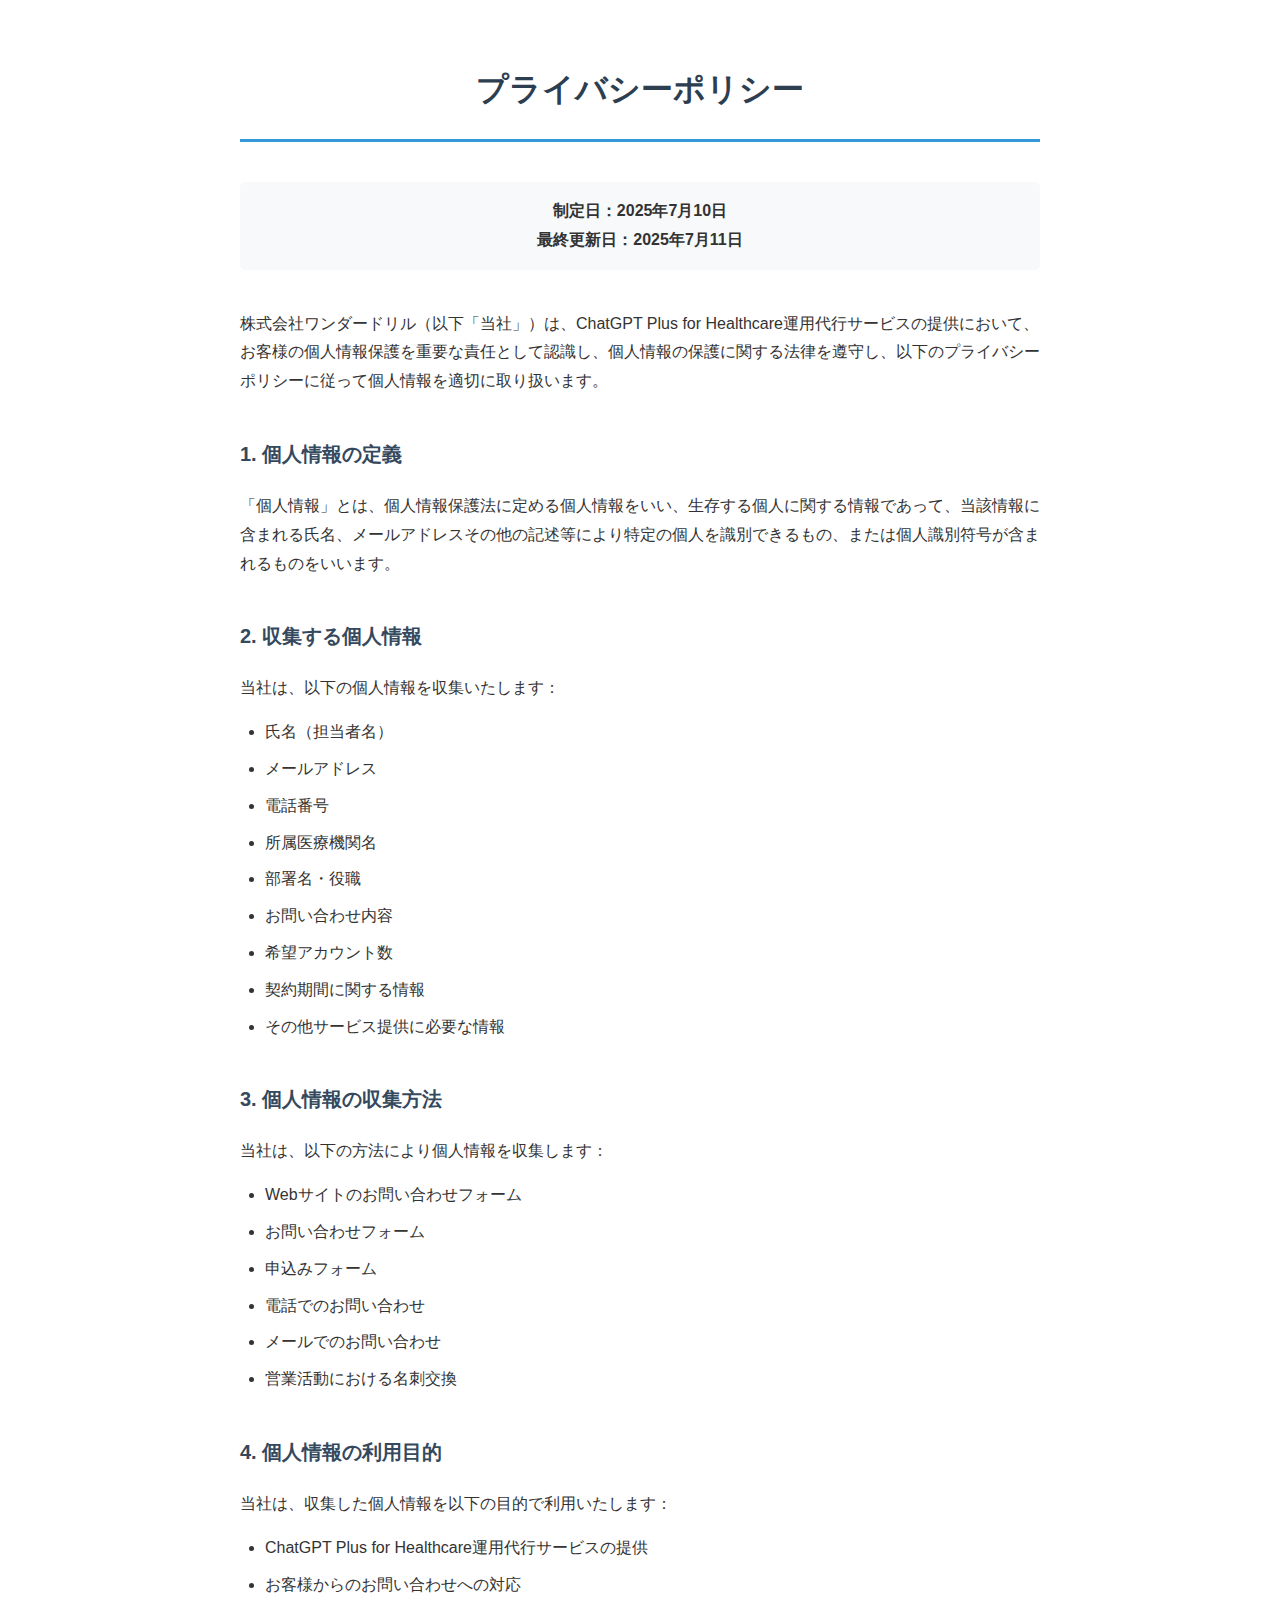
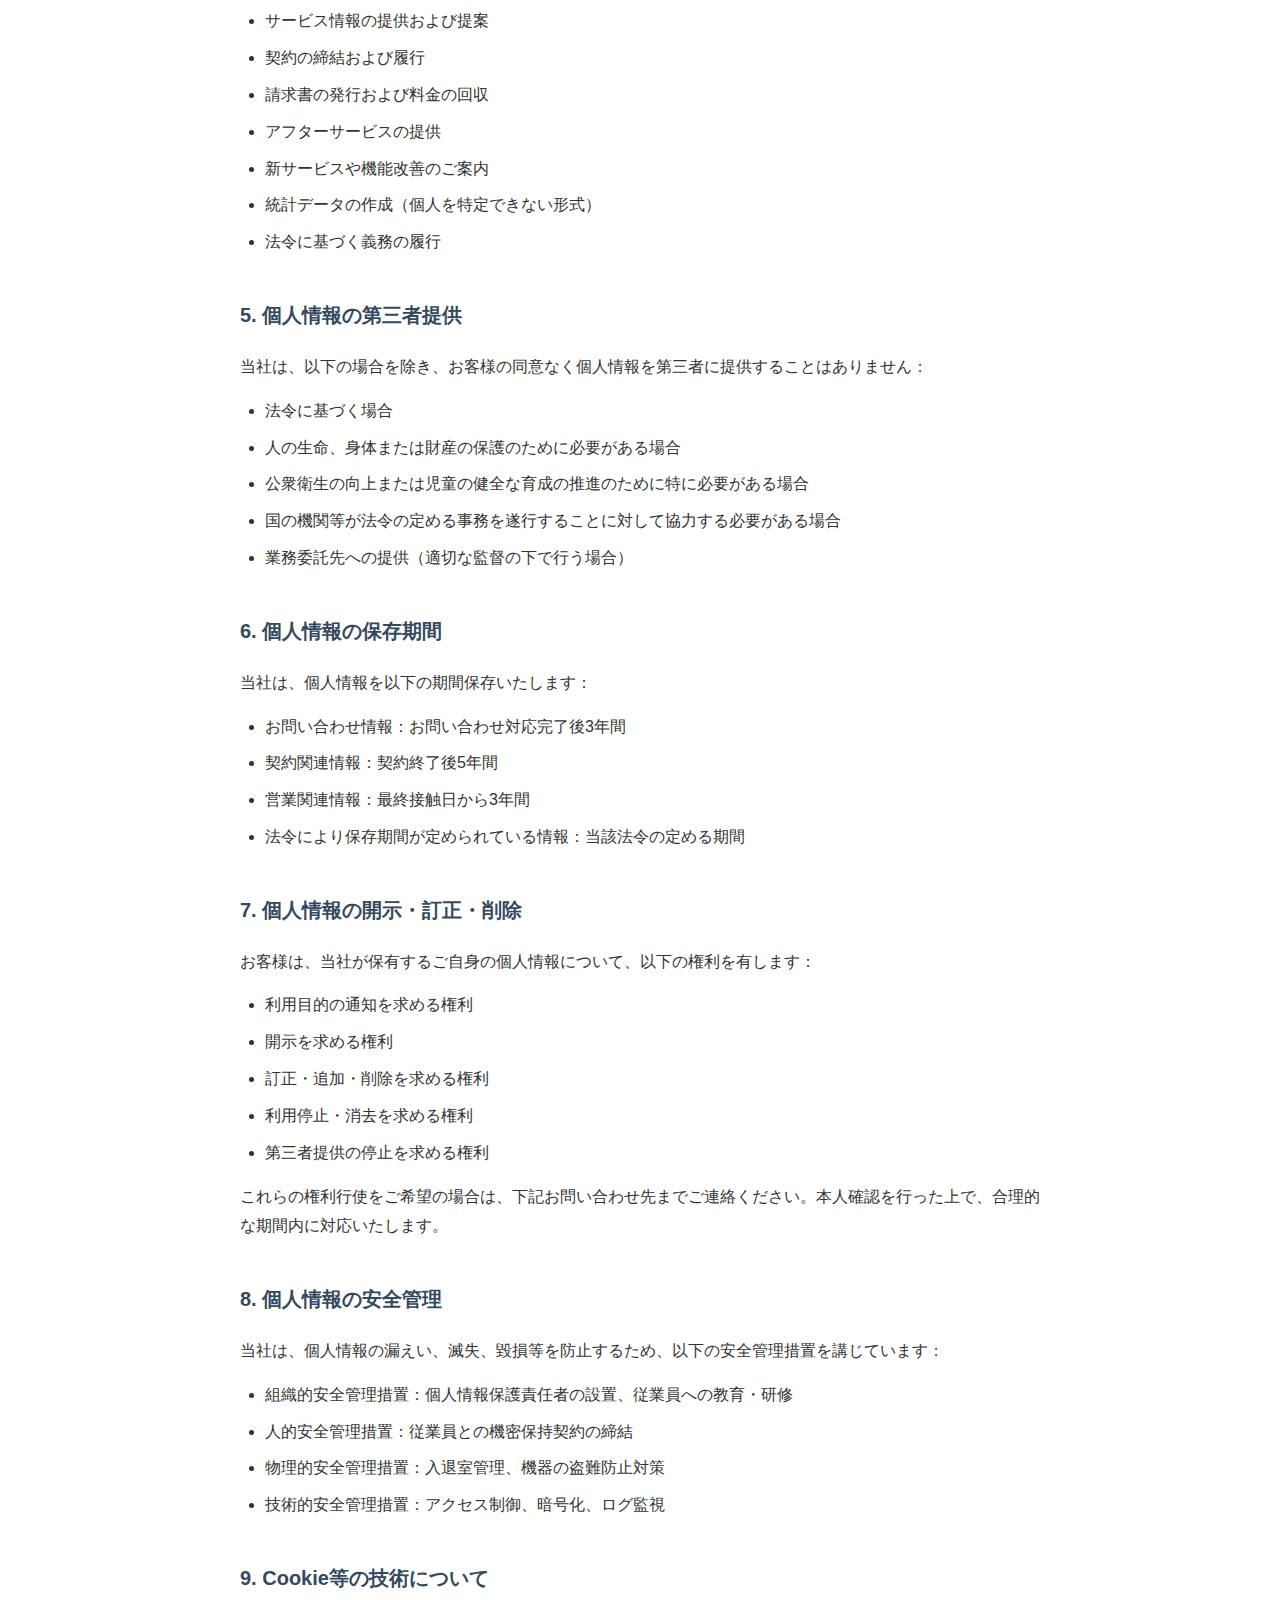
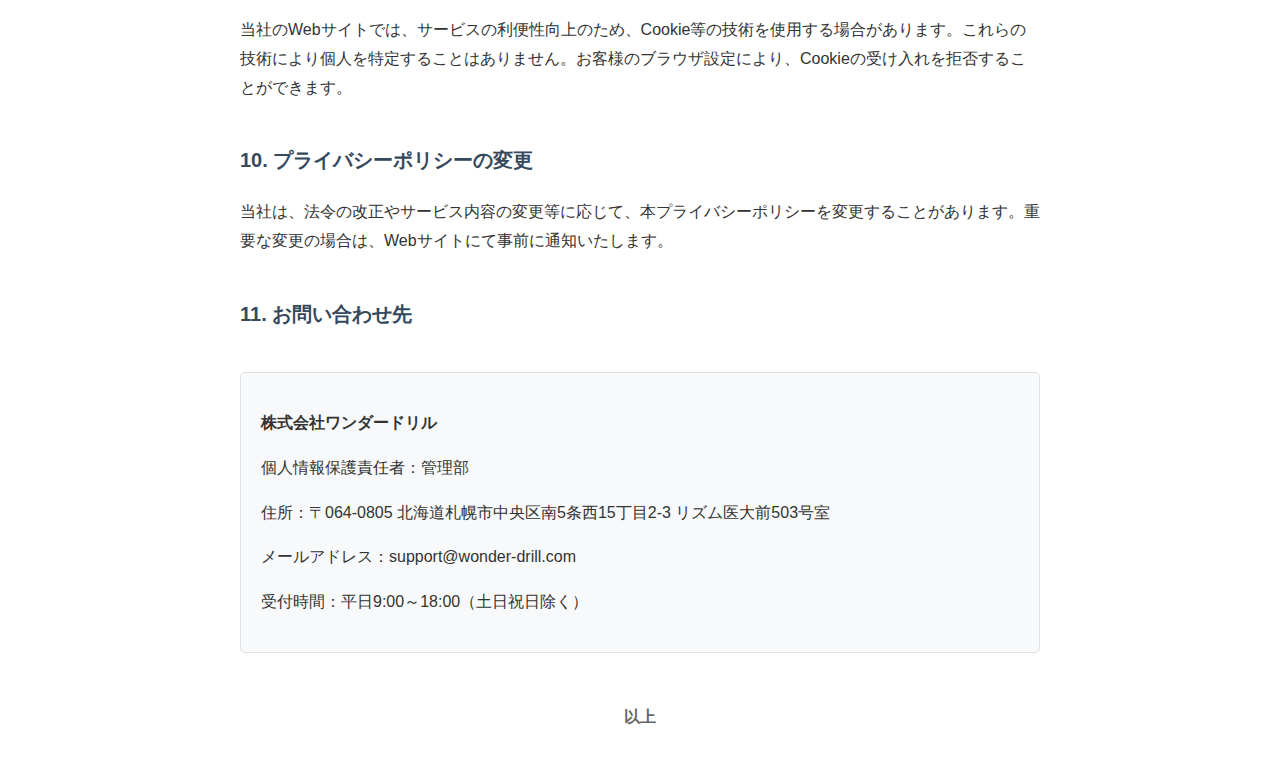
<file: privacy.html>
<!DOCTYPE html>
<html lang="ja">
<head>
    <meta charset="UTF-8">
    <meta name="viewport" content="width=device-width, initial-scale=1.0">
    <title>プライバシーポリシー</title>
    <style>
        body {
            font-family: Arial, sans-serif;
            line-height: 1.8;
            margin: 0;
            padding: 40px 20px;
            background-color: #ffffff;
            color: #333333;
        }
        .container {
            max-width: 800px;
            margin: 0 auto;
        }
        h1 {
            text-align: center;
            color: #2c3e50;
            margin-bottom: 40px;
            font-size: 32px;
            border-bottom: 3px solid #3498db;
            padding-bottom: 20px;
        }
        h2 {
            color: #34495e;
            margin-top: 40px;
            margin-bottom: 20px;
            font-size: 20px;
        }
        .date-info {
            text-align: center;
            background-color: #f8f9fa;
            padding: 15px;
            margin-bottom: 40px;
            border-radius: 5px;
            font-weight: bold;
        }
        .contact-section {
            background-color: #f8f9fa;
            padding: 20px;
            margin-top: 40px;
            border-radius: 5px;
            border: 1px solid #dee2e6;
        }
        ul {
            padding-left: 25px;
            margin: 15px 0;
        }
        li {
            margin-bottom: 8px;
        }
        p {
            margin-bottom: 15px;
        }
        .end-note {
            text-align: center;
            margin-top: 50px;
            font-weight: bold;
            color: #666;
        }
    </style>
</head>
<body>
    <div class="container">
        <h1>プライバシーポリシー</h1>
        
        <div class="date-info">
            制定日：2025年7月10日<br>
            最終更新日：2025年7月11日
        </div>

        <p>株式会社ワンダードリル（以下「当社」）は、ChatGPT Plus for Healthcare運用代行サービスの提供において、お客様の個人情報保護を重要な責任として認識し、個人情報の保護に関する法律を遵守し、以下のプライバシーポリシーに従って個人情報を適切に取り扱います。</p>

        <h2>1. 個人情報の定義</h2>
        <p>「個人情報」とは、個人情報保護法に定める個人情報をいい、生存する個人に関する情報であって、当該情報に含まれる氏名、メールアドレスその他の記述等により特定の個人を識別できるもの、または個人識別符号が含まれるものをいいます。</p>

        <h2>2. 収集する個人情報</h2>
        <p>当社は、以下の個人情報を収集いたします：</p>
        <ul>
            <li>氏名（担当者名）</li>
            <li>メールアドレス</li>
            <li>電話番号</li>
            <li>所属医療機関名</li>
            <li>部署名・役職</li>
            <li>お問い合わせ内容</li>
            <li>希望アカウント数</li>
            <li>契約期間に関する情報</li>
            <li>その他サービス提供に必要な情報</li>
        </ul>

        <h2>3. 個人情報の収集方法</h2>
        <p>当社は、以下の方法により個人情報を収集します：</p>
        <ul>
            <li>Webサイトのお問い合わせフォーム</li>
            <li>お問い合わせフォーム</li>
            <li>申込みフォーム</li>
            <li>電話でのお問い合わせ</li>
            <li>メールでのお問い合わせ</li>
            <li>営業活動における名刺交換</li>
        </ul>

        <h2>4. 個人情報の利用目的</h2>
        <p>当社は、収集した個人情報を以下の目的で利用いたします：</p>
        <ul>
            <li>ChatGPT Plus for Healthcare運用代行サービスの提供</li>
            <li>お客様からのお問い合わせへの対応</li>
            <li>サービス情報の提供および提案</li>
            <li>契約の締結および履行</li>
            <li>請求書の発行および料金の回収</li>
            <li>アフターサービスの提供</li>
            <li>新サービスや機能改善のご案内</li>
            <li>統計データの作成（個人を特定できない形式）</li>
            <li>法令に基づく義務の履行</li>
        </ul>

        <h2>5. 個人情報の第三者提供</h2>
        <p>当社は、以下の場合を除き、お客様の同意なく個人情報を第三者に提供することはありません：</p>
        <ul>
            <li>法令に基づく場合</li>
            <li>人の生命、身体または財産の保護のために必要がある場合</li>
            <li>公衆衛生の向上または児童の健全な育成の推進のために特に必要がある場合</li>
            <li>国の機関等が法令の定める事務を遂行することに対して協力する必要がある場合</li>
            <li>業務委託先への提供（適切な監督の下で行う場合）</li>
        </ul>

        <h2>6. 個人情報の保存期間</h2>
        <p>当社は、個人情報を以下の期間保存いたします：</p>
        <ul>
            <li>お問い合わせ情報：お問い合わせ対応完了後3年間</li>
            <li>契約関連情報：契約終了後5年間</li>
            <li>営業関連情報：最終接触日から3年間</li>
            <li>法令により保存期間が定められている情報：当該法令の定める期間</li>
        </ul>

        <h2>7. 個人情報の開示・訂正・削除</h2>
        <p>お客様は、当社が保有するご自身の個人情報について、以下の権利を有します：</p>
        <ul>
            <li>利用目的の通知を求める権利</li>
            <li>開示を求める権利</li>
            <li>訂正・追加・削除を求める権利</li>
            <li>利用停止・消去を求める権利</li>
            <li>第三者提供の停止を求める権利</li>
        </ul>
        <p>これらの権利行使をご希望の場合は、下記お問い合わせ先までご連絡ください。本人確認を行った上で、合理的な期間内に対応いたします。</p>

        <h2>8. 個人情報の安全管理</h2>
        <p>当社は、個人情報の漏えい、滅失、毀損等を防止するため、以下の安全管理措置を講じています：</p>
        <ul>
            <li>組織的安全管理措置：個人情報保護責任者の設置、従業員への教育・研修</li>
            <li>人的安全管理措置：従業員との機密保持契約の締結</li>
            <li>物理的安全管理措置：入退室管理、機器の盗難防止対策</li>
            <li>技術的安全管理措置：アクセス制御、暗号化、ログ監視</li>
        </ul>

        <h2>9. Cookie等の技術について</h2>
        <p>当社のWebサイトでは、サービスの利便性向上のため、Cookie等の技術を使用する場合があります。これらの技術により個人を特定することはありません。お客様のブラウザ設定により、Cookieの受け入れを拒否することができます。</p>

        <h2>10. プライバシーポリシーの変更</h2>
        <p>当社は、法令の改正やサービス内容の変更等に応じて、本プライバシーポリシーを変更することがあります。重要な変更の場合は、Webサイトにて事前に通知いたします。</p>

        <h2>11. お問い合わせ先</h2>
        <div class="contact-section">
            <p><strong>株式会社ワンダードリル</strong></p>
            <p>個人情報保護責任者：管理部</p>
            <p>住所：〒064-0805 北海道札幌市中央区南5条西15丁目2-3 リズム医大前503号室</p>
            <p>メールアドレス：support@wonder-drill.com</p>
            <p>受付時間：平日9:00～18:00（土日祝日除く）</p>
        </div>

        <div class="end-note">
            以上
        </div>
    </div>
</body>
</html>
</file>
